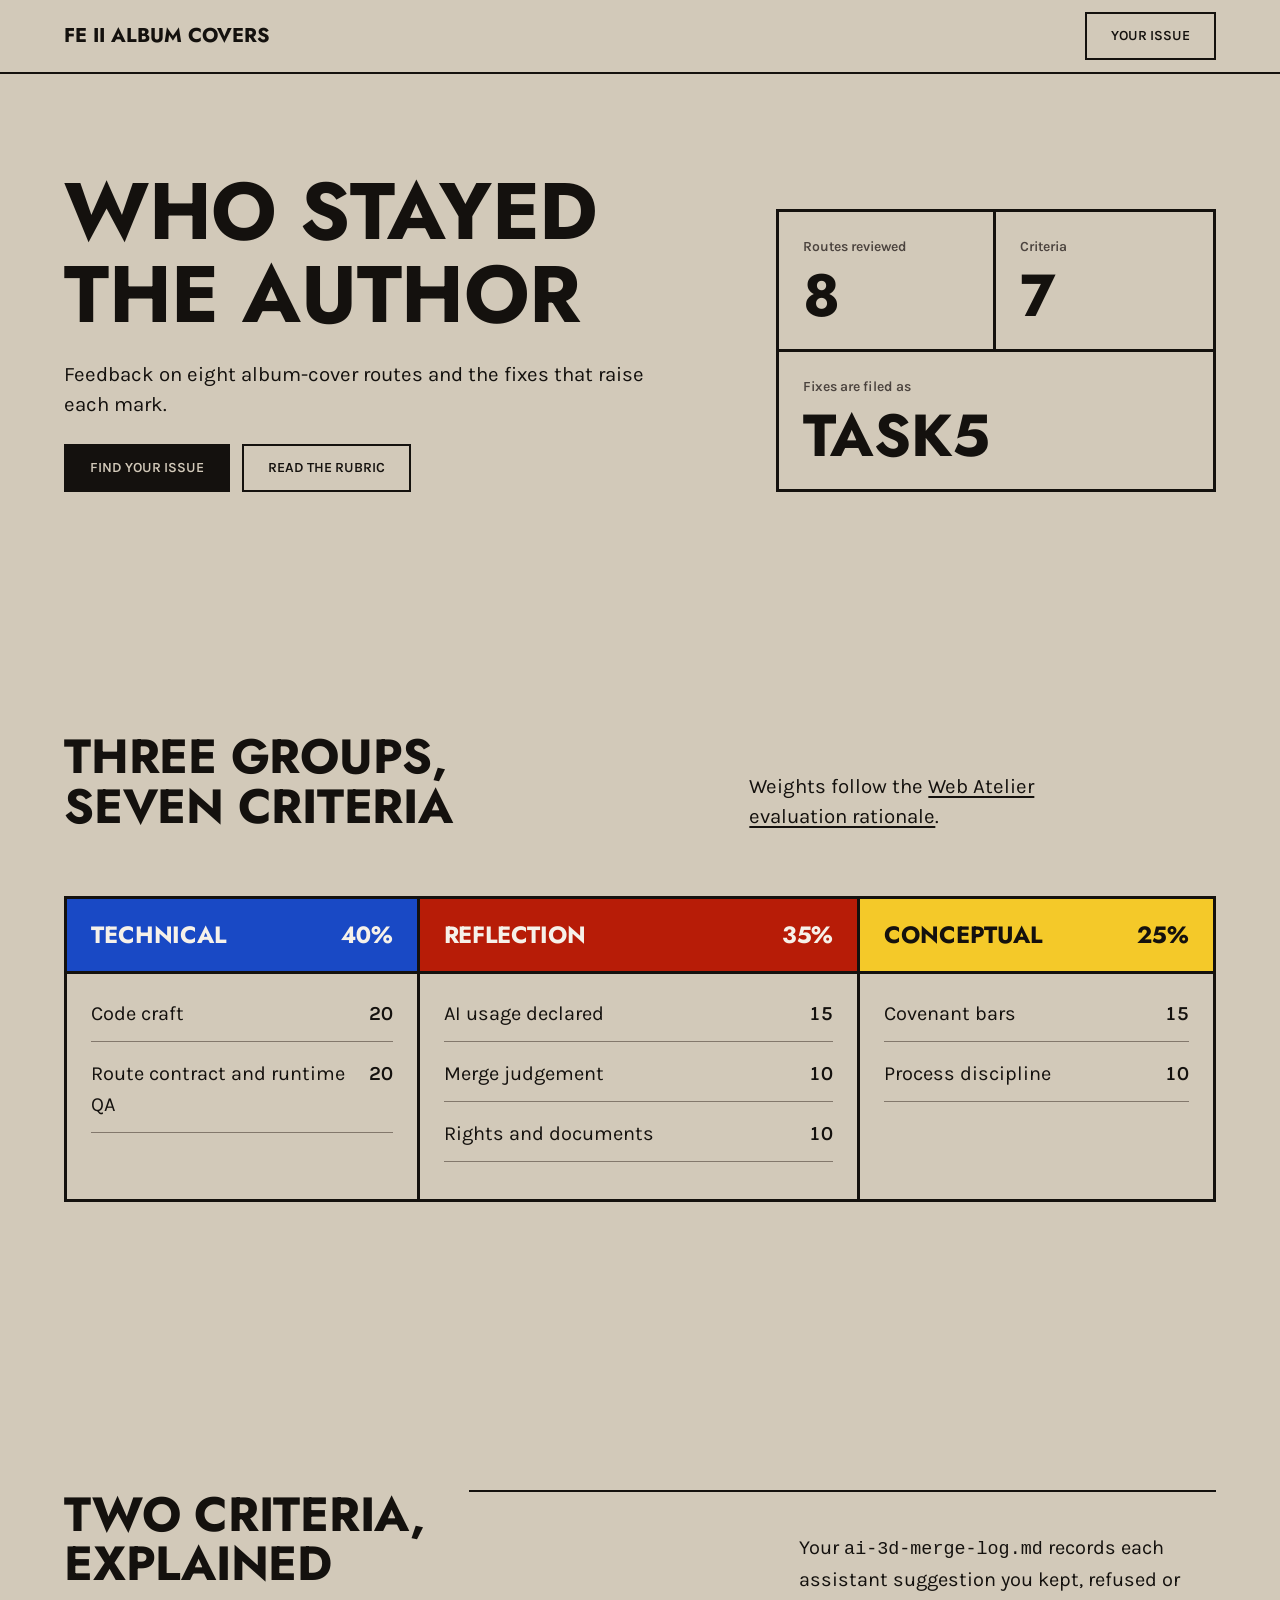
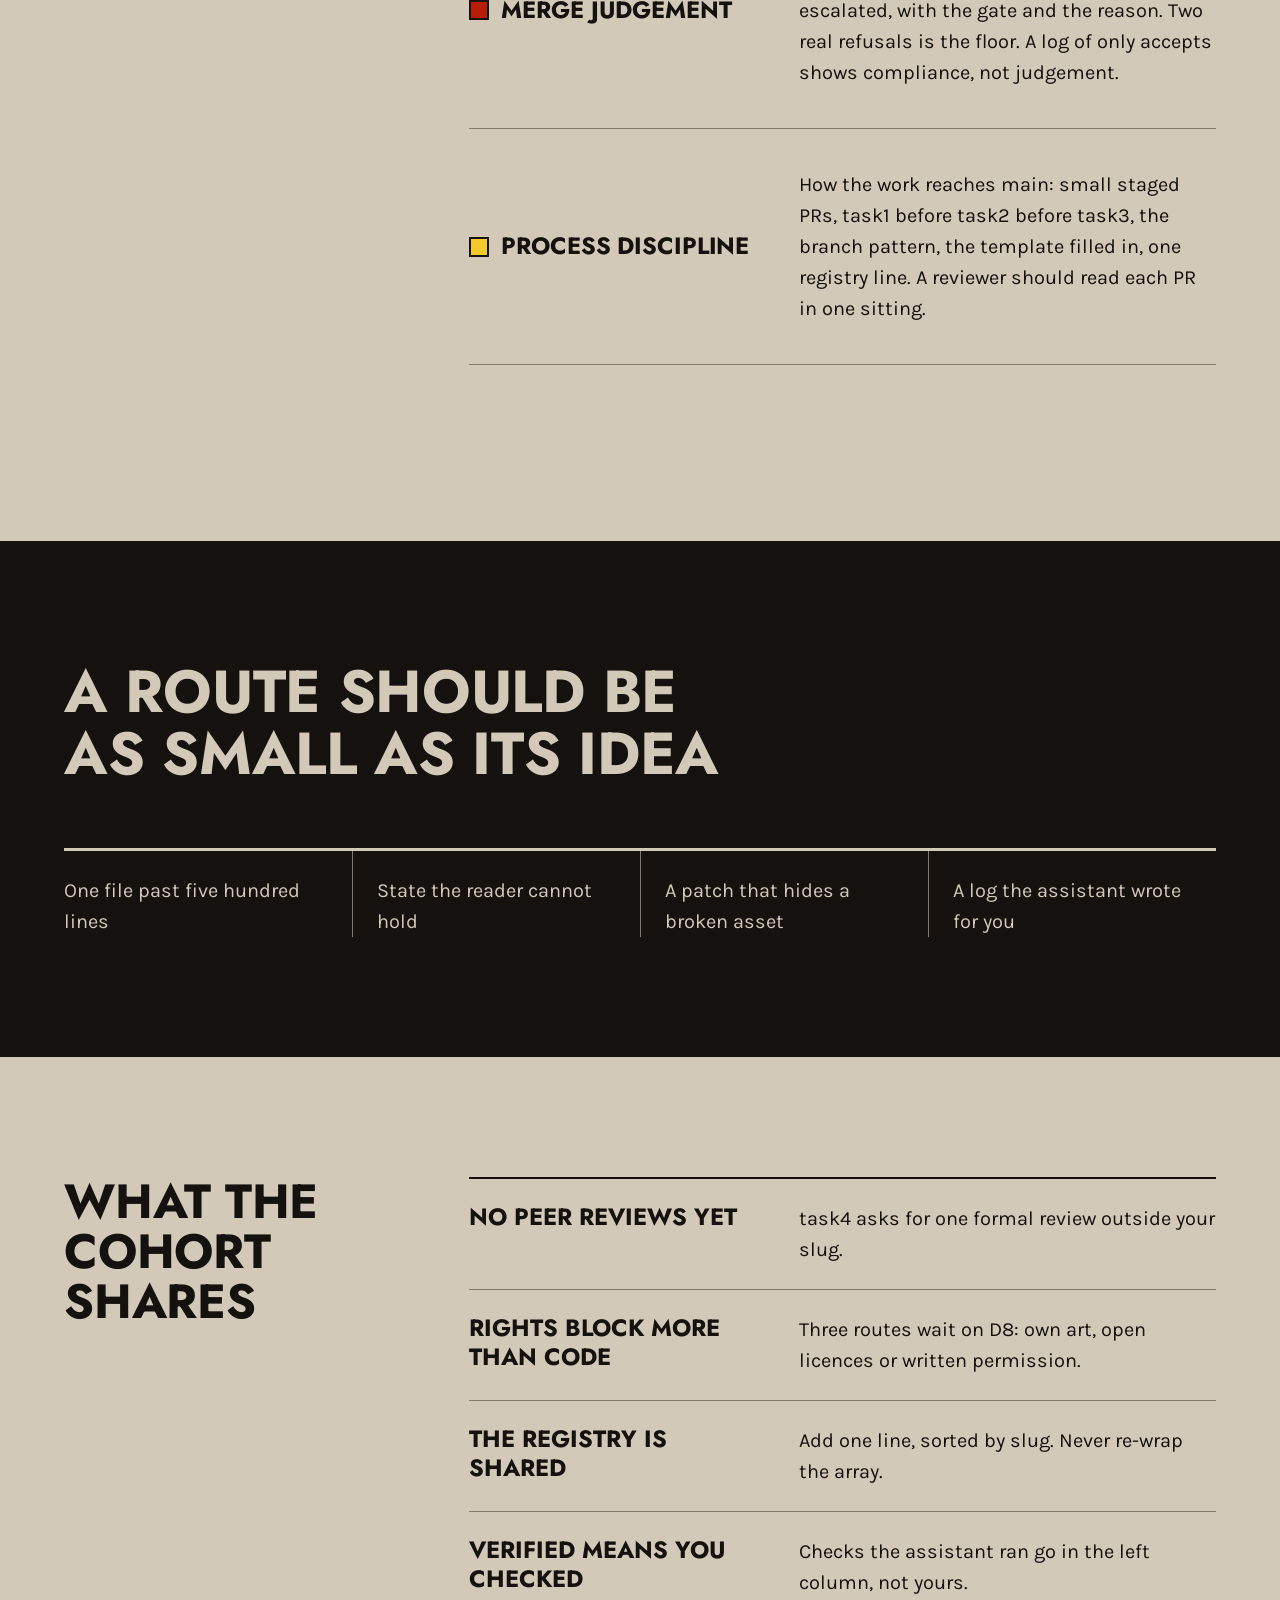
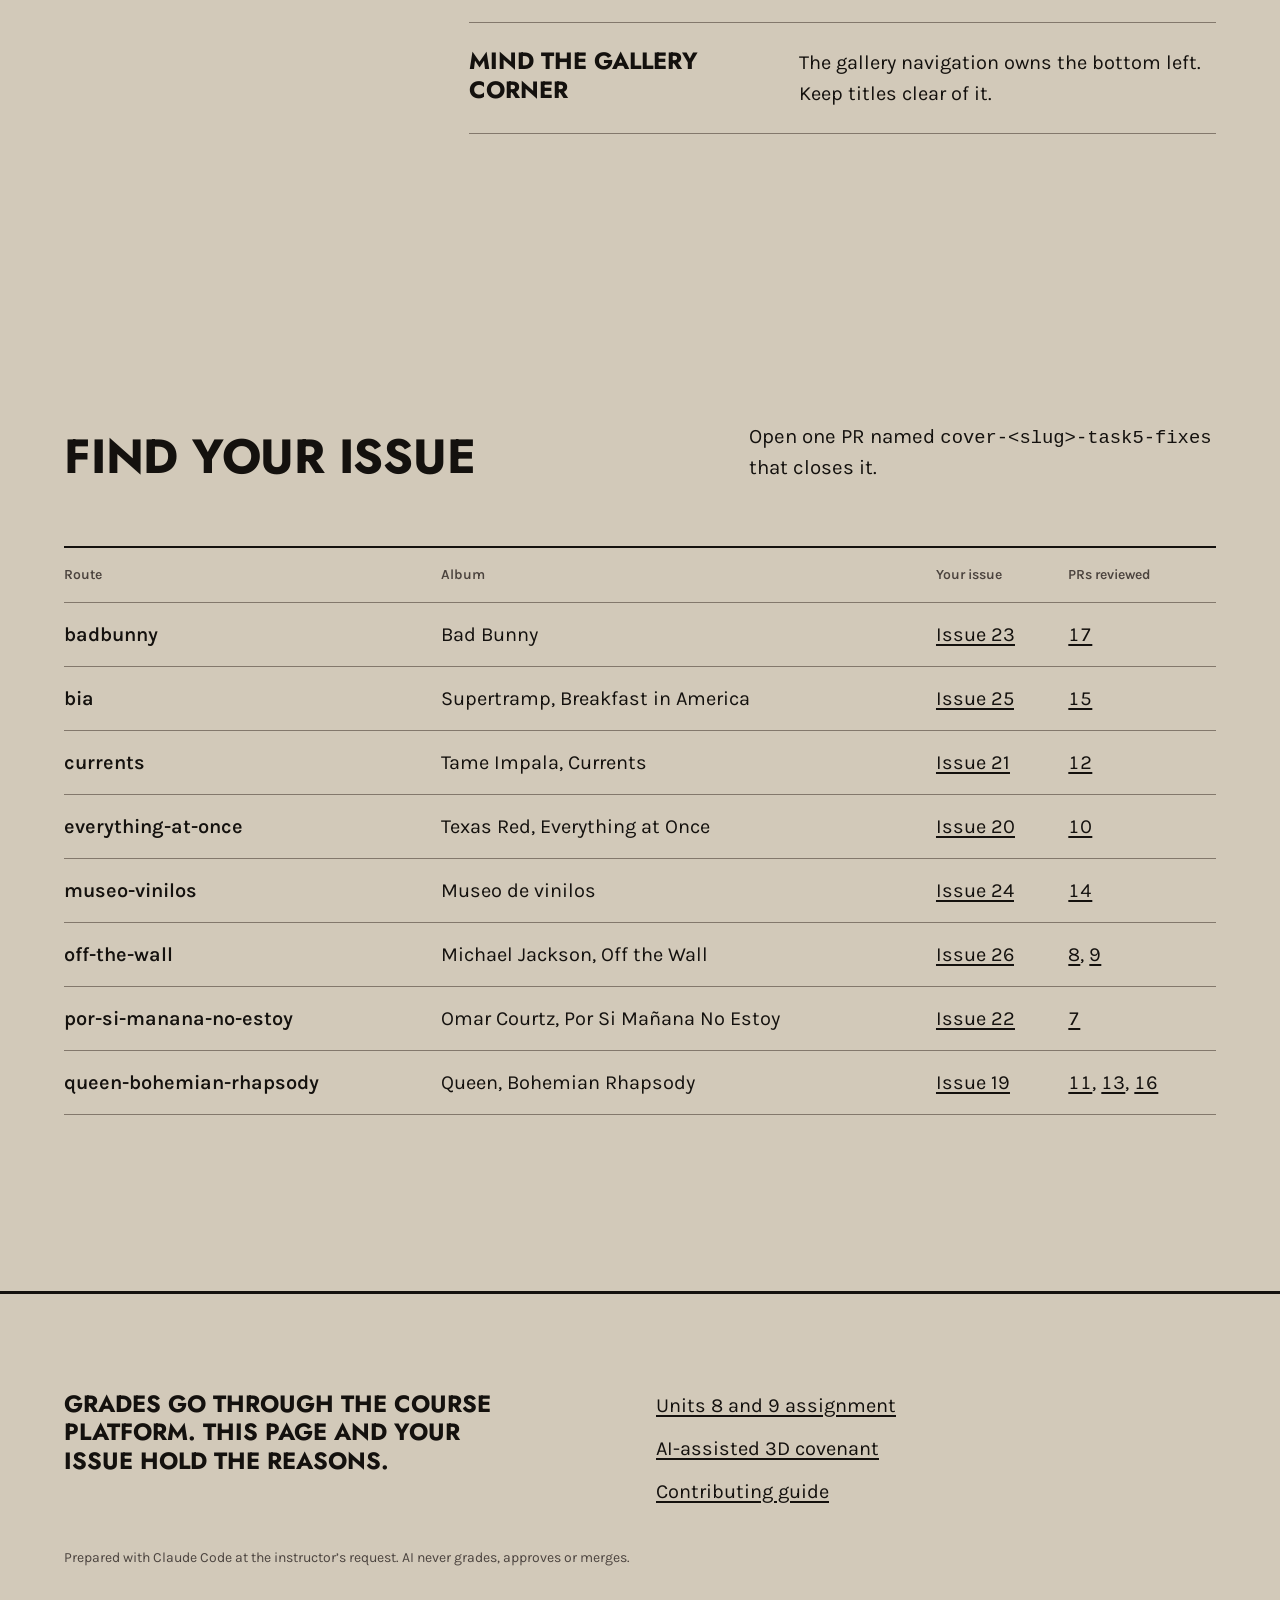
<file: public/feedback/units-8-9/index.html>
<!doctype html>
<html lang="en">
<head>
  <meta charset="utf-8">
  <meta name="viewport" content="width=device-width, initial-scale=1">
  <title>FE II Units 8 and 9 feedback</title>
  <meta name="description" content="Common feedback for the FE II album-cover routes: the rubric, merge judgement and process discipline explained, cohort findings, and a link to each team's issue.">
  <link rel="preconnect" href="https://fonts.googleapis.com">
  <link rel="preconnect" href="https://fonts.gstatic.com" crossorigin>
  <link href="https://fonts.googleapis.com/css2?family=Jost:wght@700&family=Karla:wght@400;600&display=swap" rel="stylesheet">
  <link rel="stylesheet" href="./page.css">
</head>
<body>
  <header class="nav">
    <div class="container nav__row">
      <a class="nav__mark" href="https://ruvebal.github.io/feii-album-covers/">FE II album covers</a>
      <a class="btn" href="#issues">Your issue</a>
    </div>
  </header>

  <main>
    <section class="hero" aria-labelledby="hero-title">
      <div class="container hero__grid">
        <div class="hero__text">
          <h1 id="hero-title">Who stayed the author</h1>
          <p class="lead">Feedback on eight album-cover routes and the fixes that raise each mark.</p>
          <div class="actions">
            <a class="btn btn--primary" href="#issues">Find your issue</a>
            <a class="btn" href="#rubric">Read the rubric</a>
          </div>
        </div>
        <dl class="facts">
          <div class="facts__cell"><dt>Routes reviewed</dt><dd class="num">8</dd></div>
          <div class="facts__cell"><dt>Criteria</dt><dd class="num">7</dd></div>
          <div class="facts__cell facts__cell--wide"><dt>Fixes are filed as</dt><dd>task5</dd></div>
        </dl>
      </div>
    </section>

    <section class="section" id="rubric" aria-labelledby="rubric-title">
      <div class="container">
        <div class="head head--split">
          <h2 id="rubric-title">Three groups, seven criteria</h2>
          <p class="lead">Weights follow the <a href="https://ruvebal.github.io/web-atelier-udit/evaluation/en/">Web Atelier evaluation rationale</a>.</p>
        </div>
        <div class="groups">
          <article class="group">
            <h3 class="group__fill group__fill--tech">Technical <span class="num">40%</span></h3>
            <ul class="crit">
              <li><span>Code craft</span><span class="num">20</span></li>
              <li><span>Route contract and runtime QA</span><span class="num">20</span></li>
            </ul>
          </article>
          <article class="group">
            <h3 class="group__fill group__fill--refl">Reflection <span class="num">35%</span></h3>
            <ul class="crit">
              <li><span>AI usage declared</span><span class="num">15</span></li>
              <li><span>Merge judgement</span><span class="num">10</span></li>
              <li><span>Rights and documents</span><span class="num">10</span></li>
            </ul>
          </article>
          <article class="group">
            <h3 class="group__fill group__fill--conc">Conceptual <span class="num">25%</span></h3>
            <ul class="crit">
              <li><span>Covenant bars</span><span class="num">15</span></li>
              <li><span>Process discipline</span><span class="num">10</span></li>
            </ul>
          </article>
        </div>
      </div>
    </section>

    <section class="section section--l" id="explained" aria-labelledby="explained-title">
      <div class="container rows-grid">
        <h2 id="explained-title">Two criteria, explained</h2>
        <div class="rows">
          <article class="row">
            <h3><span class="key key--refl" aria-hidden="true"></span>Merge judgement</h3>
            <p>Your <code>ai-3d-merge-log.md</code> records each assistant suggestion you kept, refused or escalated, with the gate and the reason. Two real refusals is the floor. A log of only accepts shows compliance, not judgement.</p>
          </article>
          <article class="row">
            <h3><span class="key key--conc" aria-hidden="true"></span>Process discipline</h3>
            <p>How the work reaches main: small staged PRs, task1 before task2 before task3, the branch pattern, the template filled in, one registry line. A reviewer should read each PR in one sitting.</p>
          </article>
        </div>
      </div>
    </section>

    <section class="band" aria-labelledby="flop-title">
      <div class="container">
        <h2 id="flop-title" class="statement">A route should be as small as its idea</h2>
        <ul class="signs" aria-label="What costs points">
          <li>One file past five hundred lines</li>
          <li>State the reader cannot hold</li>
          <li>A patch that hides a broken asset</li>
          <li>A log the assistant wrote for you</li>
        </ul>
      </div>
    </section>

    <section class="section" aria-labelledby="findings-title">
      <div class="container rows-grid">
        <div class="head">
          <h2 id="findings-title">What the cohort shares</h2>
        </div>
        <dl class="findings">
          <div><dt>No peer reviews yet</dt><dd>task4 asks for one formal review outside your slug.</dd></div>
          <div><dt>Rights block more than code</dt><dd>Three routes wait on D8: own art, open licences or written permission.</dd></div>
          <div><dt>The registry is shared</dt><dd>Add one line, sorted by slug. Never re-wrap the array.</dd></div>
          <div><dt>Verified means you checked</dt><dd>Checks the assistant ran go in the left column, not yours.</dd></div>
          <div><dt>Mind the gallery corner</dt><dd>The gallery navigation owns the bottom left. Keep titles clear of it.</dd></div>
        </dl>
      </div>
    </section>

    <section class="section section--l" id="issues" aria-labelledby="issues-title">
      <div class="container">
        <div class="head head--split">
          <h2 id="issues-title">Find your issue</h2>
          <p class="lead">Open one PR named <code>cover-&lt;slug&gt;-task5-fixes</code> that closes it.</p>
        </div>
        <div class="table-wrap">
          <table>
            <thead><tr><th scope="col">Route</th><th scope="col">Album</th><th scope="col">Your issue</th><th scope="col">PRs reviewed</th></tr></thead>
            <tbody>
              <tr><th scope="row">badbunny</th><td>Bad Bunny</td><td><a href="https://github.com/ruvebal/feii-album-covers/issues/23">Issue 23</a></td><td class="num"><a href="https://github.com/ruvebal/feii-album-covers/pull/17">17</a></td></tr>
              <tr><th scope="row">bia</th><td>Supertramp, Breakfast in America</td><td><a href="https://github.com/ruvebal/feii-album-covers/issues/25">Issue 25</a></td><td class="num"><a href="https://github.com/ruvebal/feii-album-covers/pull/15">15</a></td></tr>
              <tr><th scope="row">currents</th><td>Tame Impala, Currents</td><td><a href="https://github.com/ruvebal/feii-album-covers/issues/21">Issue 21</a></td><td class="num"><a href="https://github.com/ruvebal/feii-album-covers/pull/12">12</a></td></tr>
              <tr><th scope="row">everything-at-once</th><td>Texas Red, Everything at Once</td><td><a href="https://github.com/ruvebal/feii-album-covers/issues/20">Issue 20</a></td><td class="num"><a href="https://github.com/ruvebal/feii-album-covers/pull/10">10</a></td></tr>
              <tr><th scope="row">museo-vinilos</th><td>Museo de vinilos</td><td><a href="https://github.com/ruvebal/feii-album-covers/issues/24">Issue 24</a></td><td class="num"><a href="https://github.com/ruvebal/feii-album-covers/pull/14">14</a></td></tr>
              <tr><th scope="row">off-the-wall</th><td>Michael Jackson, Off the Wall</td><td><a href="https://github.com/ruvebal/feii-album-covers/issues/26">Issue 26</a></td><td class="num"><a href="https://github.com/ruvebal/feii-album-covers/pull/8">8</a>, <a href="https://github.com/ruvebal/feii-album-covers/pull/9">9</a></td></tr>
              <tr><th scope="row">por-si-manana-no-estoy</th><td>Omar Courtz, Por Si Mañana No Estoy</td><td><a href="https://github.com/ruvebal/feii-album-covers/issues/22">Issue 22</a></td><td class="num"><a href="https://github.com/ruvebal/feii-album-covers/pull/7">7</a></td></tr>
              <tr><th scope="row">queen-bohemian-rhapsody</th><td>Queen, Bohemian Rhapsody</td><td><a href="https://github.com/ruvebal/feii-album-covers/issues/19">Issue 19</a></td><td class="num"><a href="https://github.com/ruvebal/feii-album-covers/pull/11">11</a>, <a href="https://github.com/ruvebal/feii-album-covers/pull/13">13</a>, <a href="https://github.com/ruvebal/feii-album-covers/pull/16">16</a></td></tr>
            </tbody>
          </table>
        </div>
      </div>
    </section>
  </main>

  <footer class="foot">
    <div class="container foot__grid">
      <p class="foot__close">Grades go through the course platform. This page and your issue hold the reasons.</p>
      <ul class="foot__links">
        <li><a href="https://ruvebal.github.io/web-atelier-udit/lessons/en/feii/units-8-9-assignment/">Units 8 and 9 assignment</a></li>
        <li><a href="https://ruvebal.github.io/web-atelier-udit/lessons/en/feii/ai-assisted-3d-covenant/">AI-assisted 3D covenant</a></li>
        <li><a href="https://github.com/ruvebal/feii-album-covers/blob/main/CONTRIBUTING.md">Contributing guide</a></li>
      </ul>
      <p class="foot__legal">Prepared with Claude Code at the instructor’s request. AI never grades, approves or merges.</p>
    </div>
  </footer>
</body>
</html>
</file>
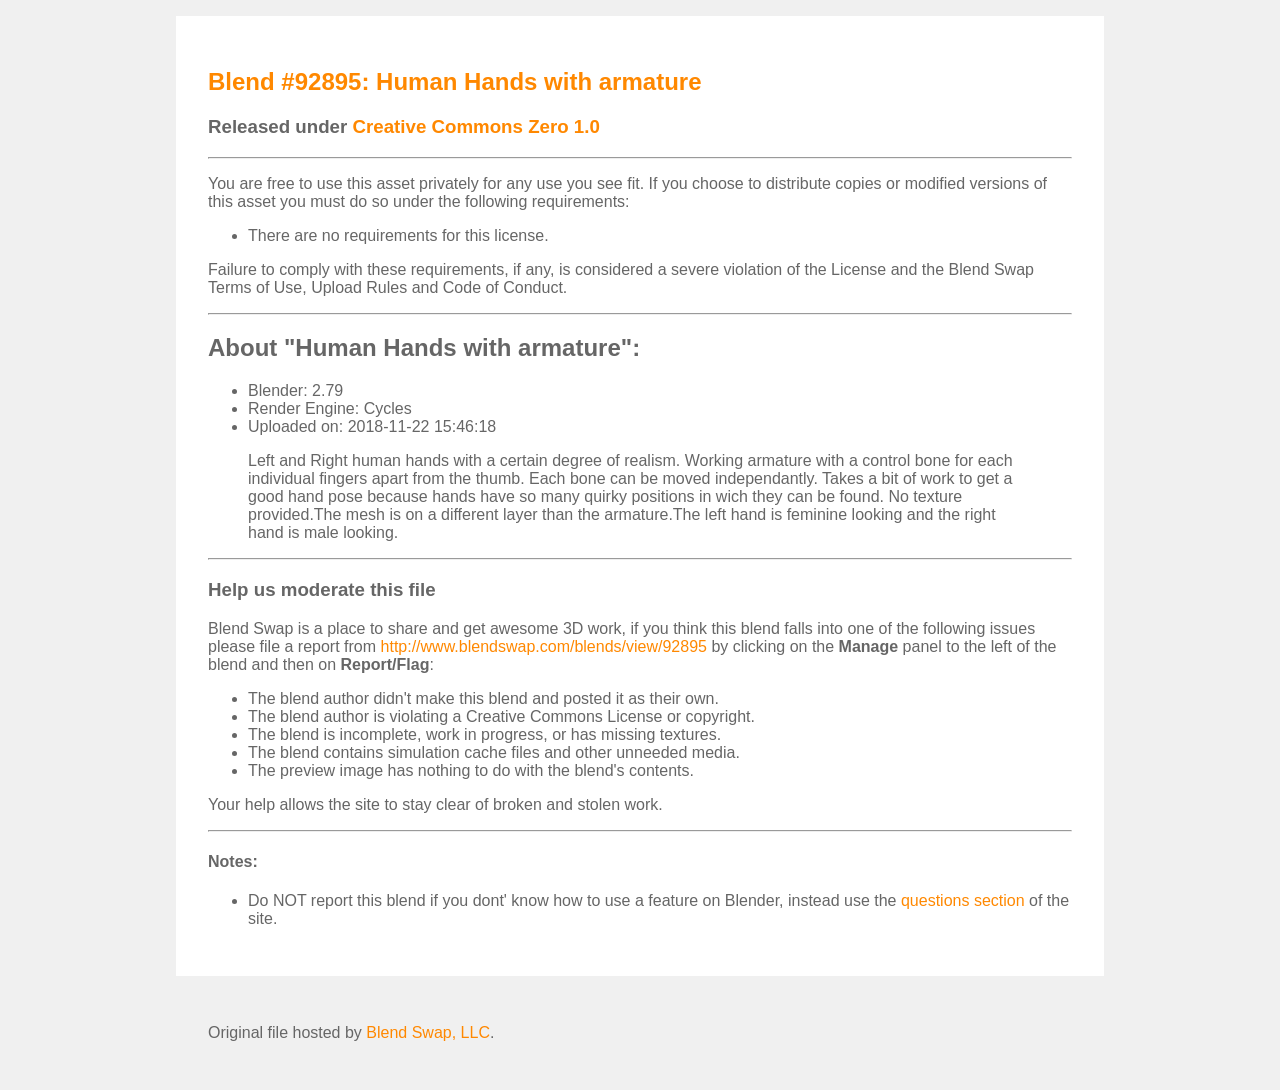
<file: covers/bia/docs/licenses/bia-hand-license.html>
<!doctype html>
<html lang="en">
  <head>
    <meta charset="UTF-8" />
    <title>
      92895 - Human Hands with armature - Downloaded from Blend Swap
    </title>
    <meta
      name="viewport"
      content="width=device-width, initial-scale=1, maximum-scale=1"
    />
    <style>
      body {
        background: #f0f0f0;
        color: #666;
        max-width: 960px;
        width: 100%;
        margin: auto;
        font-family: sans-serif;
      }
      a {
        color: #f80;
        text-decoration: none;
      }
      a:hover {
        color: #f50;
      }
      a:active {
        color: #f00;
      }
      article {
        background: #fff;
        padding: 32px;
        margin: 16px;
      }
      footer {
        margin: 16px;
        padding: 32px;
      }
    </style>
  </head>
  <body>
    <article class="license">
      <h1>
        <a href="http://www.blendswap.com/blends/view/92895"
          >Blend #92895: Human Hands with armature</a
        >
      </h1>
      <h3>
        Released under
        <a href="https://creativecommons.org/publicdomain/zero/1.0/"
          >Creative Commons Zero 1.0</a
        >
      </h3>
      <hr />
      <p>
        You are free to use this asset privately for any use you see fit. If you
        choose to distribute copies or modified versions of this asset you must
        do so under the following requirements:
      </p>
      <ul>
        <li>There are no requirements for this license.</li>
      </ul>
      <p>
        Failure to comply with these requirements, if any, is considered a
        severe violation of the License and the Blend Swap Terms of Use, Upload
        Rules and Code of Conduct.
      </p>
      <hr />
      <h2>About "Human Hands with armature":</h2>
      <ul>
        <li>Blender: 2.79</li>
        <li>Render Engine: Cycles</li>
        <li>Uploaded on: 2018-11-22 15:46:18</li>
      </ul>
      <blockquote>
        Left and Right human hands with a certain degree of realism. Working
        armature with a control bone for each individual fingers apart from the
        thumb. Each bone can be moved independantly. Takes a bit of work to get
        a good hand pose because hands have so many quirky positions in wich
        they can be found. No texture provided.The mesh is on a different layer
        than the armature.The left hand is feminine looking and the right hand
        is male looking.
      </blockquote>
      <hr />
      <h3>Help us moderate this file</h3>
      <p>
        Blend Swap is a place to share and get awesome 3D work, if you think
        this blend falls into one of the following issues please file a report
        from
        <a href="http://www.blendswap.com/blends/view/92895"
          >http://www.blendswap.com/blends/view/92895</a
        >
        by clicking on the <strong>Manage</strong> panel to the left of the
        blend and then on <strong>Report/Flag</strong>:
      </p>
      <ul>
        <li>
          The blend author didn't make this blend and posted it as their own.
        </li>
        <li>
          The blend author is violating a Creative Commons License or copyright.
        </li>
        <li>
          The blend is incomplete, work in progress, or has missing textures.
        </li>
        <li>
          The blend contains simulation cache files and other unneeded media.
        </li>
        <li>The preview image has nothing to do with the blend's contents.</li>
      </ul>
      <p>Your help allows the site to stay clear of broken and stolen work.</p>
      <hr />
      <h4>Notes:</h4>
      <ul>
        <li>
          Do NOT report this blend if you dont' know how to use a feature on
          Blender, instead use the
          <a href="http://www.blendswap.com/questions">questions section</a> of
          the site.
        </li>
      </ul>
    </article>
    <footer>
      Original file hosted by
      <a href="https://www.blendswap.com">Blend Swap, LLC</a>.
    </footer>
  </body>
</html>
</file>
<file: public/feedback/units-8-9/page.css>
/* Hallmark · shape: Long Document · genre: playful · theme: Werkstatt (deal 2/3, seed public-course-feedback-rubric-a6aa·009d33bd·2026-11-20·r0) · job: read your feedback and open your issue · draw: manual
 * hero: Banner · nav: edge-aligned, a wordmark and one action · footer: colophon block · imagery: none · signature: the rubric as a grid coded in three primaries, one per group · werkstatt: putty
 * axes: mid/geometric-sans/cool · posture: full-palette · contrast: pass · fold: pass · v2.0.0 */
/* Hallmark · pre-emit critique: P4 H4 E4 S4 R5 V4 · weakest: P, the hero argued nothing; headed it with the question every grade answers, who stayed the author */
/* Hallmark · waive 77 · the statement band holds one sentence and four ruled signs · the cohort lesson is one sentence on purpose */
@import url("./tokens.css");
@import url("./base.css");

h1, h2, h3 { text-transform: uppercase; line-height: 1.04; }
code { font-family: var(--font-outlier); font-size: 0.92em; }
a { text-decoration-thickness: 2px; }
a:hover { text-decoration-thickness: 3px; }

/* controls */
.btn { display: inline-flex; align-items: center; min-height: 48px; padding: var(--space-sm) var(--space-lg); border: var(--rule-bar) solid var(--color-ink); background: transparent; color: var(--color-ink); font: 600 var(--text-sm)/1 var(--font-body); text-transform: uppercase; text-decoration: none; }
.btn:hover { background: var(--color-paper-3); }
.btn:active { background: var(--color-paper-2); }
.btn--primary { background: var(--color-ink); color: var(--color-paper); }
.btn--primary:hover { background: var(--color-ink-2); }
.btn--primary:active { background: var(--color-ink); }
.actions { display: flex; flex-wrap: wrap; gap: var(--space-sm); }

/* nav */
.nav { border-bottom: var(--rule-bar) solid var(--color-ink); }
.nav__row { display: flex; align-items: center; justify-content: space-between; min-height: 72px; gap: var(--space-md); }
.nav__mark { font: 700 var(--text-lg)/1 var(--font-display); text-transform: uppercase; text-decoration: none; }

/* hero: Banner */
.hero { padding-block: var(--space-3xl) var(--section-gap-s); }
.hero__grid { display: grid; grid-template-columns: minmax(0, 7fr) minmax(0, 5fr); gap: var(--space-3xl); align-items: end; }
.hero__text { display: grid; gap: var(--space-lg); }
.hero h1 { max-width: 14ch; }
.facts { display: grid; grid-template-columns: minmax(0, 1fr) minmax(0, 1fr); margin: 0; border: var(--rule-box) solid var(--color-ink); }
.facts__cell { padding: var(--space-lg); border-right: var(--rule-box) solid var(--color-ink); }
.facts__cell:nth-child(2) { border-right: 0; }
.facts__cell--wide { grid-column: 1 / -1; border-right: 0; border-top: var(--rule-box) solid var(--color-ink); }
.facts dt { font-size: var(--text-sm); font-weight: 600; color: var(--color-muted); }
.facts dd { margin: var(--space-xs) 0 0; font: 700 var(--text-display-s)/1 var(--font-display); text-transform: uppercase; }

/* sections */
.section { padding-block: var(--section-gap-s) var(--section-gap); }
.section--l { padding-block: var(--section-gap) var(--section-gap-l); }
.head { display: grid; gap: var(--space-md); margin-bottom: var(--space-2xl); }
.head--split { grid-template-columns: minmax(0, 7fr) minmax(0, 5fr); gap: var(--gap-columns); align-items: end; }

/* rubric: coded grid */
.groups { display: grid; grid-template-columns: minmax(0, 4fr) minmax(0, 5fr) minmax(0, 4fr); border: var(--rule-box) solid var(--color-ink); }
.group { display: grid; grid-template-rows: auto 1fr; border-right: var(--rule-box) solid var(--color-ink); min-height: 300px; }
.group:last-child { border-right: 0; }
.group__fill { display: flex; justify-content: space-between; align-items: baseline; padding: var(--space-lg); font-size: var(--text-title); border-bottom: var(--rule-box) solid var(--color-ink); }
.group__fill--tech { background: var(--color-accent); color: var(--color-accent-ink); }
.group__fill--refl { background: var(--color-accent-2-deep); color: var(--color-accent-ink); }
.group__fill--conc { background: var(--color-accent-3); color: var(--color-ink); }
.crit { list-style: none; margin: 0; padding: var(--space-lg); display: grid; align-content: start; gap: var(--space-md); }
.crit li { display: flex; justify-content: space-between; gap: var(--space-md); padding-bottom: var(--space-sm); border-bottom: var(--rule-hair) solid var(--color-rule); font-size: var(--text-lg); }
.crit .num { font-weight: 600; }

/* explained: rows */
.rows-grid { display: grid; grid-template-columns: minmax(0, 4fr) minmax(0, 8fr); gap: var(--gap-columns); align-items: start; }
.rows-grid .head { margin-bottom: 0; }
.rows { border-top: var(--rule-bar) solid var(--color-ink); }
.row { display: grid; grid-template-columns: minmax(0, 5fr) minmax(0, 7fr); gap: var(--gap-columns); padding-block: var(--space-xl); border-bottom: var(--rule-hair) solid var(--color-rule); }
.row p { font-size: var(--text-lg); max-width: 45ch; }
.row h3 { display: flex; align-items: center; gap: var(--space-sm); }
.key { flex-shrink: 0; width: 20px; height: 20px; border: var(--rule-bar) solid var(--color-ink); }
.key--refl { background: var(--color-accent-2-deep); }
.key--conc { background: var(--color-accent-3); }

/* statement band */
.band { background: var(--color-ink); color: var(--color-paper); padding-block: var(--section-gap-s); }
.statement { max-width: 20ch; font-size: var(--text-display-s); }
.signs { list-style: none; margin: var(--space-2xl) 0 0; padding: 0; display: grid; grid-template-columns: repeat(4, minmax(0, 1fr)); border-top: var(--rule-box) solid var(--color-paper); }
.signs li { padding: var(--space-lg) var(--space-lg) 0 0; font-size: var(--text-lg); }
.signs li + li { padding-left: var(--space-lg); border-left: var(--rule-hair) solid var(--color-rule); }

/* findings */
.findings { margin: 0; border-top: var(--rule-bar) solid var(--color-ink); }
.findings div { display: grid; grid-template-columns: minmax(0, 5fr) minmax(0, 7fr); gap: var(--gap-columns); padding-block: var(--space-lg); border-bottom: var(--rule-hair) solid var(--color-rule); }
.findings dt { font: 700 var(--text-title)/1.2 var(--font-display); text-transform: uppercase; }
.findings dd { margin: 0; font-size: var(--text-lg); max-width: 45ch; }

/* index of issues */
.table-wrap { overflow-x: auto; }
table { width: 100%; border-collapse: collapse; border-top: var(--rule-bar) solid var(--color-ink); font-size: var(--text-lg); }
th, td { text-align: left; padding: var(--space-md) var(--space-md) var(--space-md) 0; border-bottom: var(--rule-hair) solid var(--color-rule); }
thead th { font-size: var(--text-sm); font-weight: 600; color: var(--color-muted); }
tbody th { font-weight: 600; }

/* footer: colophon */
.foot { border-top: var(--rule-box) solid var(--color-ink); padding-block: var(--space-3xl); }
.foot__grid { display: grid; grid-template-columns: minmax(0, 6fr) minmax(0, 6fr); gap: var(--space-xl) var(--gap-columns); }
.foot__close { font: 700 var(--text-title)/1.2 var(--font-display); text-transform: uppercase; max-width: 28ch; }
.foot__links { list-style: none; margin: 0; padding: 0; display: grid; gap: var(--space-sm); font-size: var(--text-lg); }
.foot__legal { grid-column: 1 / -1; font-size: var(--text-sm); color: var(--color-muted); }

@media (max-width: 60rem) {
  .hero__grid, .head--split, .rows-grid, .row, .findings div, .foot__grid { grid-template-columns: minmax(0, 1fr); }
  .groups { grid-template-columns: minmax(0, 1fr); }
  .group { border-right: 0; border-bottom: var(--rule-box) solid var(--color-ink); min-height: 0; }
  .group:last-child { border-bottom: 0; }
  .signs { grid-template-columns: minmax(0, 1fr) minmax(0, 1fr); }
  .signs li + li { padding-left: 0; border-left: 0; }
}
</file>
